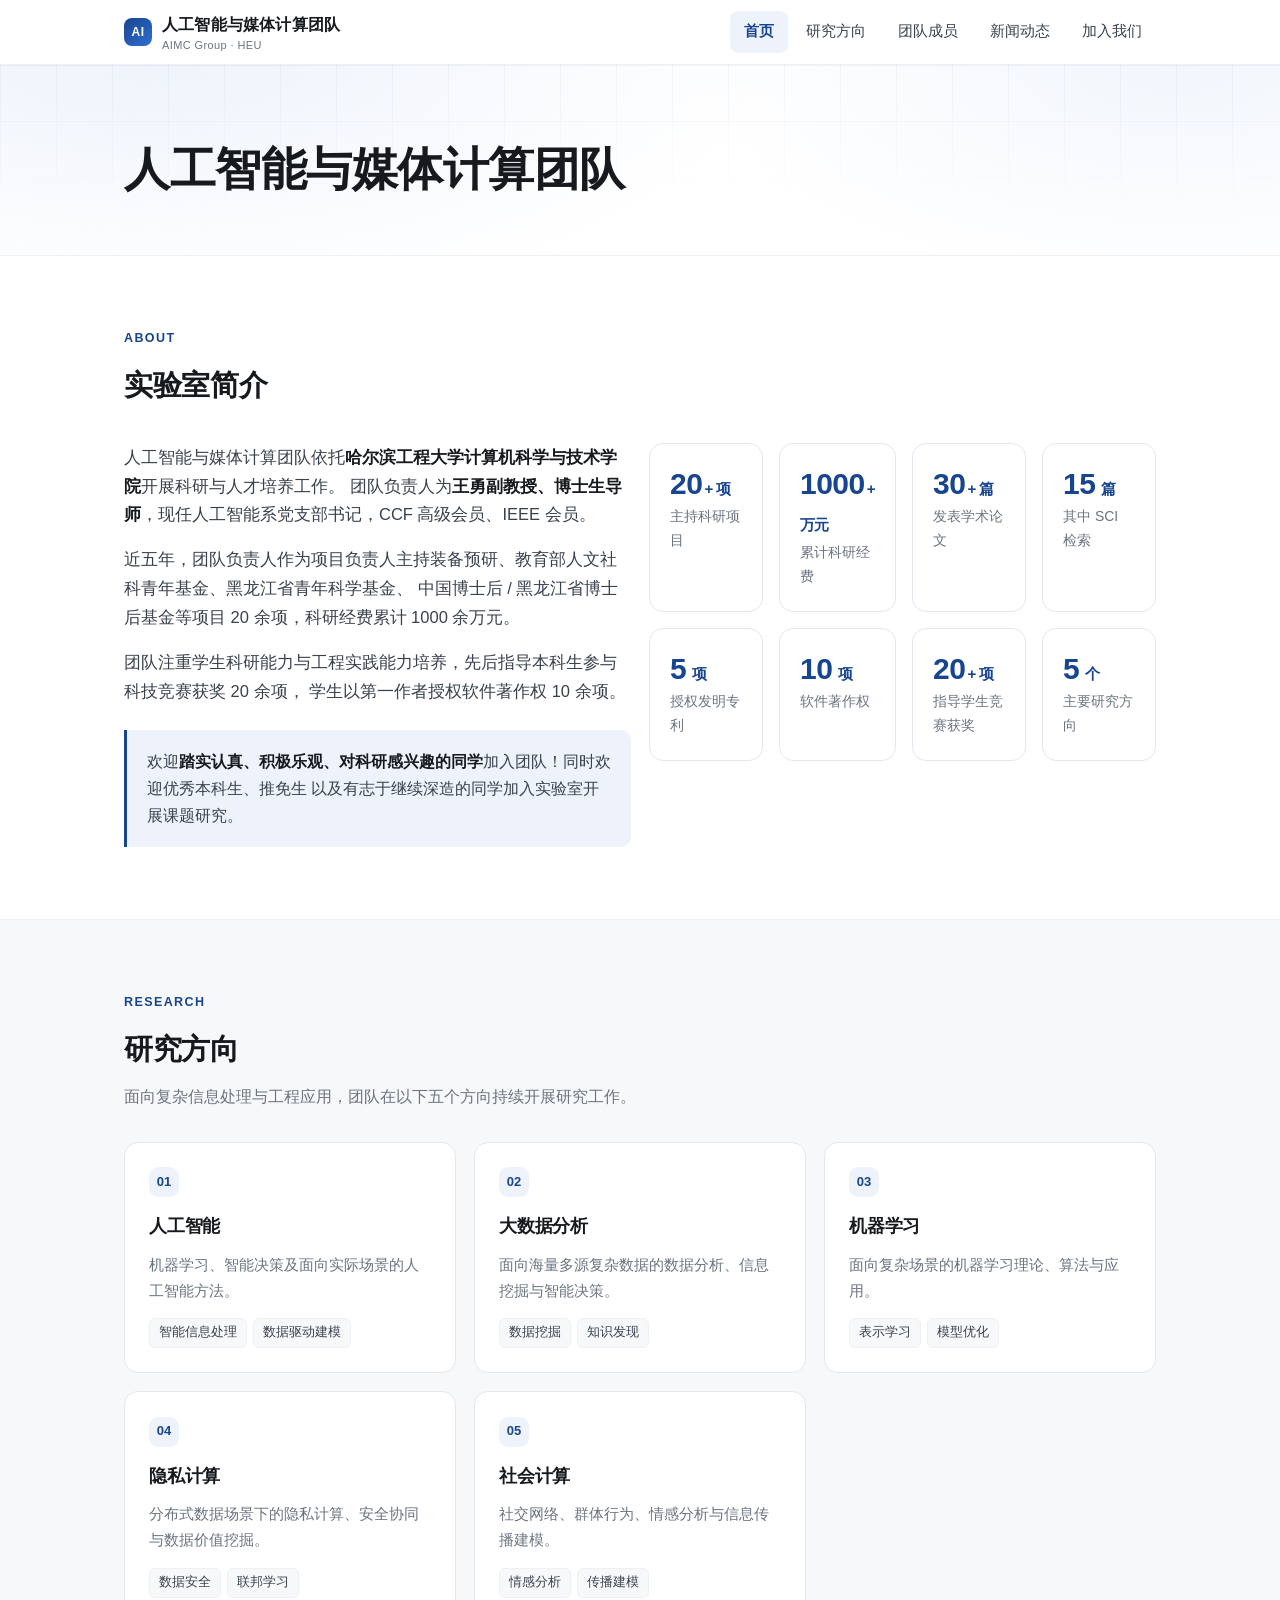
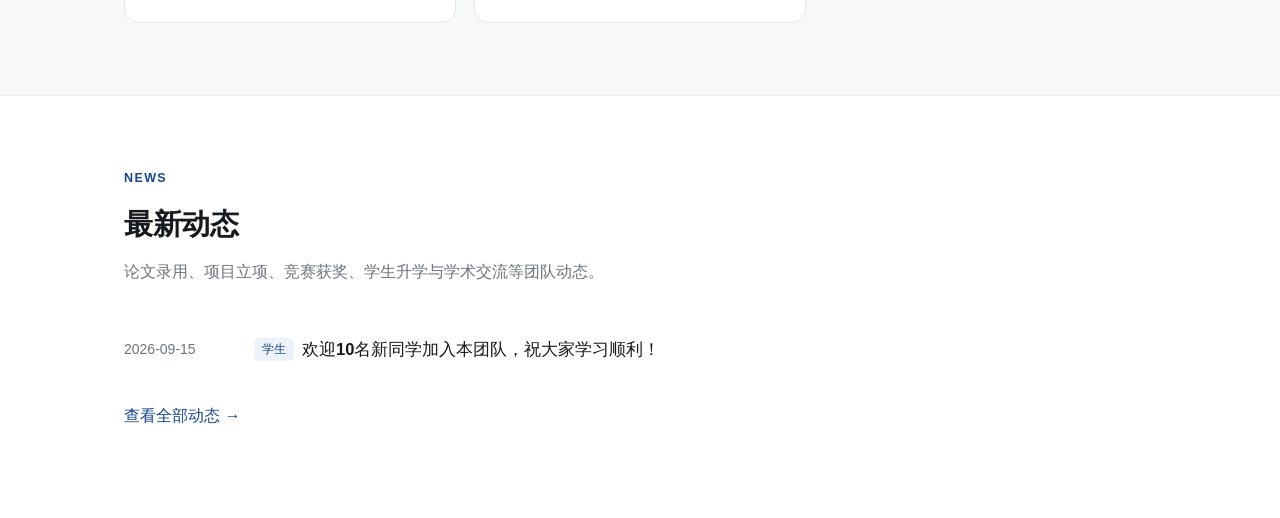
<file: index.html>
<!DOCTYPE html>
<html lang="zh-CN">
<head>
<meta charset="UTF-8">
<meta name="viewport" content="width=device-width, initial-scale=1">
<title>人工智能与媒体计算团队 · AIMC Group @ HEU</title>
<meta name="description" content="哈尔滨工程大学人工智能与媒体计算团队（Artificial Intelligence and Media Computing Group），围绕人工智能、大数据分析、机器学习、隐私计算、社会计算等方向开展科研与人才培养工作。">
<link rel="icon" href="assets/img/favicon.svg" type="image/svg+xml">
<link rel="stylesheet" href="assets/css/style.css">
</head>
<body>

<header class="site-header">
  <div class="wrap">
    <nav class="nav">
      <a class="brand" href="index.html">
        <span class="mark">AI</span>
        <span>人工智能与媒体计算团队<small>AIMC Group · HEU</small></span>
      </a>
      <button class="nav-toggle" aria-label="菜单" aria-expanded="false"><span></span><span></span><span></span></button>
      <div class="nav-links">
        <a href="index.html">首页</a>
        <a href="research.html">研究方向</a>
        <a href="people.html">团队成员</a>
        <a href="news.html">新闻动态</a>
        <a href="join.html">加入我们</a>
      </div>
    </nav>
  </div>
</header>

<!-- ============ Hero ============ -->
<section class="hero" style="padding:56px 0 48px">
  <div class="wrap">
    <h1>人工智能与媒体计算团队</h1>
  </div>
</section>

<!-- ============ 简介 ============ -->
<section class="section">
  <div class="wrap">
    <div class="section-head reveal">
      <span class="kicker">About</span>
      <h2>实验室简介</h2>
    </div>

    <div class="grid grid-2" style="align-items:start">
      <div class="prose reveal">
        <p>
          人工智能与媒体计算团队依托<strong>哈尔滨工程大学计算机科学与技术学院</strong>开展科研与人才培养工作。
          团队负责人为<strong>王勇副教授、博士生导师</strong>，现任人工智能系党支部书记，CCF 高级会员、IEEE 会员。
        </p>
        <p>
          近五年，团队负责人作为项目负责人主持装备预研、教育部人文社科青年基金、黑龙江省青年科学基金、
          中国博士后 / 黑龙江省博士后基金等项目 20 余项，科研经费累计 1000 余万元。
        </p>
        <p>
          团队注重学生科研能力与工程实践能力培养，先后指导本科生参与科技竞赛获奖 20 余项，
          学生以第一作者授权软件著作权 10 余项。
        </p>
        <div class="callout">
          欢迎<strong>踏实认真、积极乐观、对科研感兴趣的同学</strong>加入团队！同时欢迎优秀本科生、推免生
          以及有志于继续深造的同学加入实验室开展课题研究。
        </div>
      </div>

      <div class="stats reveal">
        <div class="stat"><div class="num">20<span>+ 项</span></div><div class="label">主持科研项目</div></div>
        <div class="stat"><div class="num">1000<span>+ 万元</span></div><div class="label">累计科研经费</div></div>
        <div class="stat"><div class="num">30<span>+ 篇</span></div><div class="label">发表学术论文</div></div>
        <div class="stat"><div class="num">15<span> 篇</span></div><div class="label">其中 SCI 检索</div></div>
        <div class="stat"><div class="num">5<span> 项</span></div><div class="label">授权发明专利</div></div>
        <div class="stat"><div class="num">10<span> 项</span></div><div class="label">软件著作权</div></div>
        <div class="stat"><div class="num">20<span>+ 项</span></div><div class="label">指导学生竞赛获奖</div></div>
        <div class="stat"><div class="num">5<span> 个</span></div><div class="label">主要研究方向</div></div>
      </div>
    </div>
  </div>
</section>

<!-- ============ 研究方向 ============ -->
<section class="section soft">
  <div class="wrap">
    <div class="section-head reveal">
      <span class="kicker">Research</span>
      <h2>研究方向</h2>
      <p>面向复杂信息处理与工程应用，团队在以下五个方向持续开展研究工作。</p>
    </div>

    <div class="grid grid-3">
      <a class="card reveal" href="research.html#ai" style="color:inherit">
        <div class="idx">01</div>
        <h3>人工智能</h3>
        <p>机器学习、智能决策及面向实际场景的人工智能方法。</p>
        <div class="tags"><span class="tag">智能信息处理</span><span class="tag">数据驱动建模</span></div>
      </a>
      <a class="card reveal" href="research.html#bigdata" style="color:inherit">
        <div class="idx">02</div>
        <h3>大数据分析</h3>
        <p>面向海量多源复杂数据的数据分析、信息挖掘与智能决策。</p>
        <div class="tags"><span class="tag">数据挖掘</span><span class="tag">知识发现</span></div>
      </a>
      <a class="card reveal" href="research.html#ml" style="color:inherit">
        <div class="idx">03</div>
        <h3>机器学习</h3>
        <p>面向复杂场景的机器学习理论、算法与应用。</p>
        <div class="tags"><span class="tag">表示学习</span><span class="tag">模型优化</span></div>
      </a>
      <a class="card reveal" href="research.html#privacy" style="color:inherit">
        <div class="idx">04</div>
        <h3>隐私计算</h3>
        <p>分布式数据场景下的隐私计算、安全协同与数据价值挖掘。</p>
        <div class="tags"><span class="tag">数据安全</span><span class="tag">联邦学习</span></div>
      </a>
      <a class="card reveal" href="research.html#social" style="color:inherit">
        <div class="idx">05</div>
        <h3>社会计算</h3>
        <p>社交网络、群体行为、情感分析与信息传播建模。</p>
        <div class="tags"><span class="tag">情感分析</span><span class="tag">传播建模</span></div>
      </a>
    </div>
  </div>
</section>

<!-- ============ 最新动态 ============ -->
<section class="section">
  <div class="wrap">
    <div class="section-head reveal">
      <span class="kicker">News</span>
      <h2>最新动态</h2>
      <p>论文录用、项目立项、竞赛获奖、学生升学与学术交流等团队动态。</p>
    </div>
    <div class="news-list reveal" data-limit="5"></div>
    <p style="margin-top:20px"><a href="news.html">查看全部动态 →</a></p>
  </div>
</section>

<script src="assets/js/news.js"></script>
<script src="assets/js/main.js"></script>
</body>
</html>
</file>
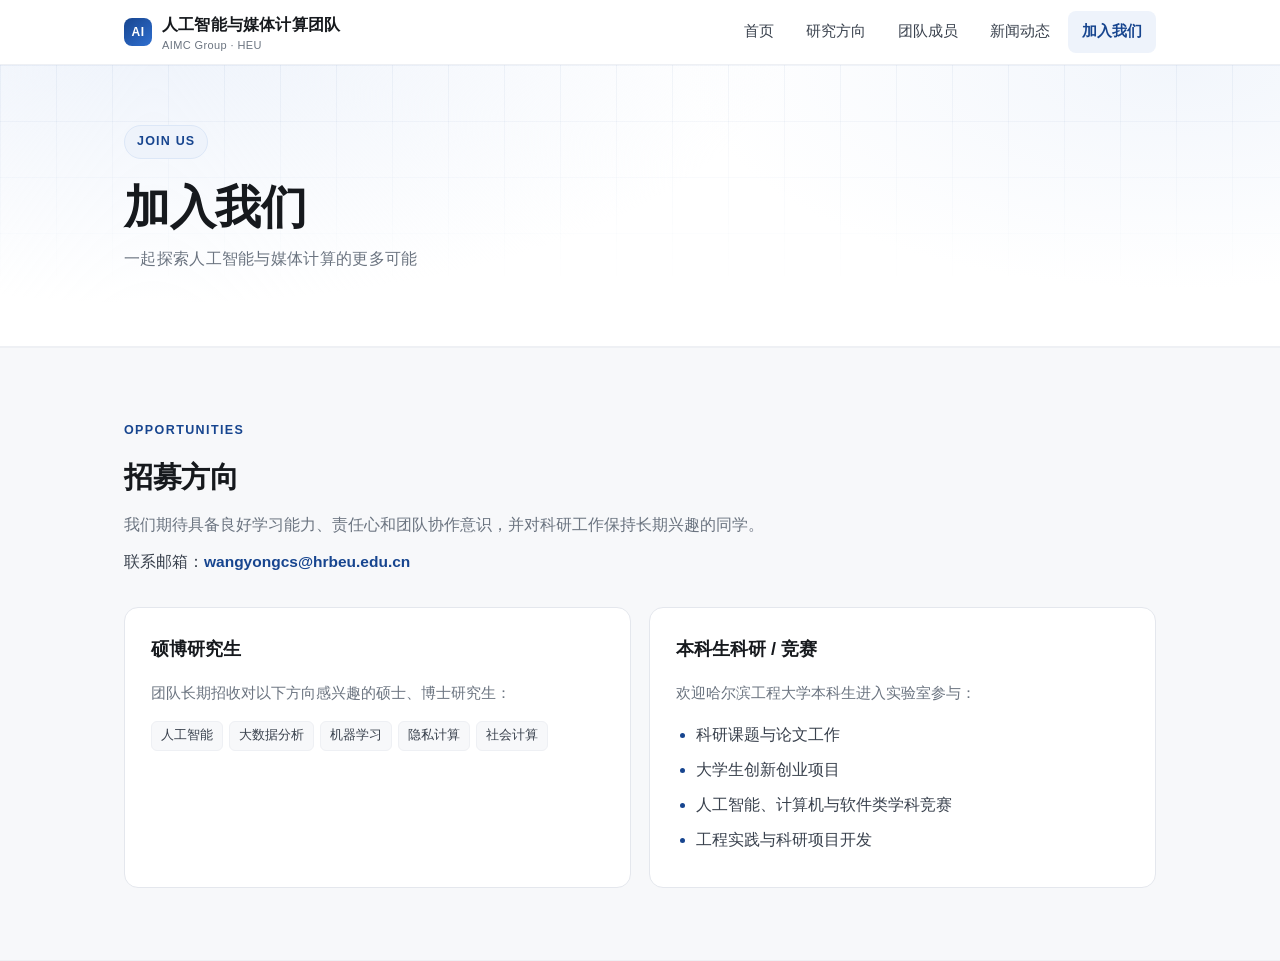
<file: join.html>
<!DOCTYPE html>
<html lang="zh-CN">
<head>
<meta charset="UTF-8">
<meta name="viewport" content="width=device-width, initial-scale=1">
<title>加入我们 · 人工智能与媒体计算团队</title>
<meta name="description" content="加入哈尔滨工程大学人工智能与媒体计算团队，参与人工智能、大数据分析、机器学习、隐私计算和社会计算方向的科研与实践。">
<link rel="icon" href="assets/img/favicon.svg" type="image/svg+xml">
<link rel="stylesheet" href="assets/css/style.css">
</head>
<body>

<header class="site-header">
  <div class="wrap">
    <nav class="nav">
      <a class="brand" href="index.html">
        <span class="mark">AI</span>
        <span>人工智能与媒体计算团队<small>AIMC Group · HEU</small></span>
      </a>
      <button class="nav-toggle" aria-label="菜单" aria-expanded="false"><span></span><span></span><span></span></button>
      <div class="nav-links">
        <a href="index.html">首页</a>
        <a href="research.html">研究方向</a>
        <a href="people.html">团队成员</a>
        <a href="news.html">新闻动态</a>
        <a href="join.html">加入我们</a>
      </div>
    </nav>
  </div>
</header>

<!-- ============ 页首 ============ -->
<section class="hero" style="padding:60px 0 52px">
  <div class="wrap">
    <span class="eyebrow">Join Us</span>
    <h1>加入我们</h1>
    <p class="en">一起探索人工智能与媒体计算的更多可能</p>
  </div>
</section>

<!-- ============ 招募信息 ============ -->
<section class="section soft">
  <div class="wrap">
    <div class="section-head reveal">
      <span class="kicker">Opportunities</span>
      <h2>招募方向</h2>
      <p>我们期待具备良好学习能力、责任心和团队协作意识，并对科研工作保持长期兴趣的同学。</p>
      <p class="join-contact">联系邮箱：<a href="mailto:wangyongcs@hrbeu.edu.cn">wangyongcs@hrbeu.edu.cn</a></p>
    </div>

    <div class="join-grid">
      <div class="join-card reveal">
        <h3>硕博研究生</h3>
        <p style="color:var(--muted);font-size:15px;margin-bottom:14px">团队长期招收对以下方向感兴趣的硕士、博士研究生：</p>
        <div class="tags">
          <span class="tag">人工智能</span><span class="tag">大数据分析</span><span class="tag">机器学习</span>
          <span class="tag">隐私计算</span><span class="tag">社会计算</span>
        </div>
      </div>

      <div class="join-card reveal">
        <h3>本科生科研 / 竞赛</h3>
        <p style="color:var(--muted);font-size:15px;margin-bottom:14px">欢迎哈尔滨工程大学本科生进入实验室参与：</p>
        <ul class="bullets">
          <li>科研课题与论文工作</li>
          <li>大学生创新创业项目</li>
          <li>人工智能、计算机与软件类学科竞赛</li>
          <li>工程实践与科研项目开发</li>
        </ul>
      </div>
    </div>
  </div>
</section>

<script src="assets/js/main.js"></script>
</body>
</html>
</file>
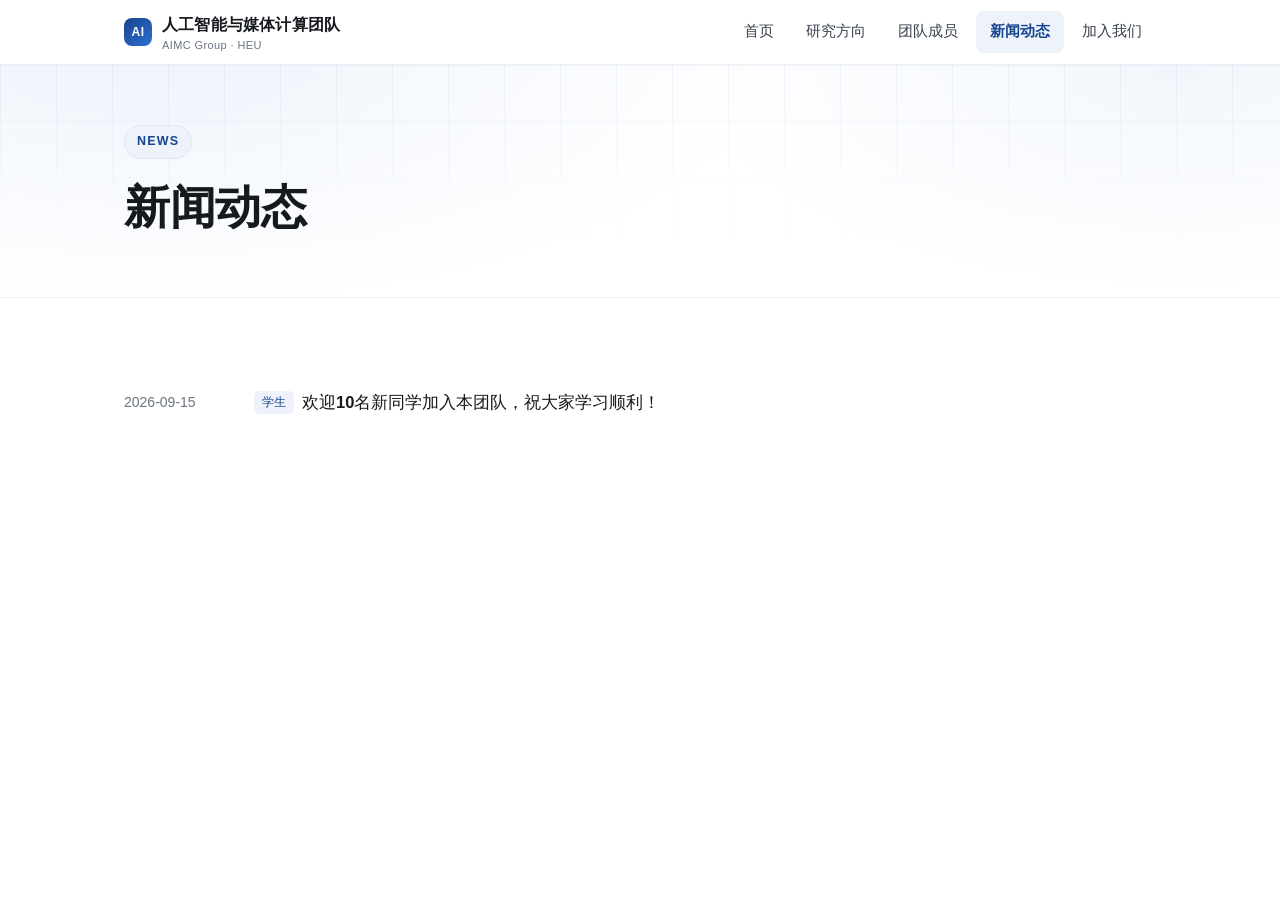
<file: news.html>
<!DOCTYPE html>
<html lang="zh-CN">
<head>
<meta charset="UTF-8">
<meta name="viewport" content="width=device-width, initial-scale=1">
<title>新闻动态 · 人工智能与媒体计算团队</title>
<meta name="description" content="人工智能与媒体计算团队的新闻动态：论文录用、项目立项、竞赛获奖、学生升学与学术交流。">
<link rel="icon" href="assets/img/favicon.svg" type="image/svg+xml">
<link rel="stylesheet" href="assets/css/style.css">
</head>
<body>

<header class="site-header">
  <div class="wrap">
    <nav class="nav">
      <a class="brand" href="index.html">
        <span class="mark">AI</span>
        <span>人工智能与媒体计算团队<small>AIMC Group · HEU</small></span>
      </a>
      <button class="nav-toggle" aria-label="菜单" aria-expanded="false"><span></span><span></span><span></span></button>
      <div class="nav-links">
        <a href="index.html">首页</a>
        <a href="research.html">研究方向</a>
        <a href="people.html">团队成员</a>
        <a href="news.html">新闻动态</a>
        <a href="join.html">加入我们</a>
      </div>
    </nav>
  </div>
</header>

<!-- ============ 页首 ============ -->
<section class="hero" style="padding:60px 0 52px">
  <div class="wrap">
    <span class="eyebrow">News</span>
    <h1>新闻动态</h1>
  </div>
</section>

<!-- ============ 动态列表 ============ -->
<section class="section">
  <div class="wrap">
    <div class="news-list reveal"></div>
  </div>
</section>

<script src="assets/js/news.js"></script>
<script src="assets/js/main.js"></script>
</body>
</html>
</file>
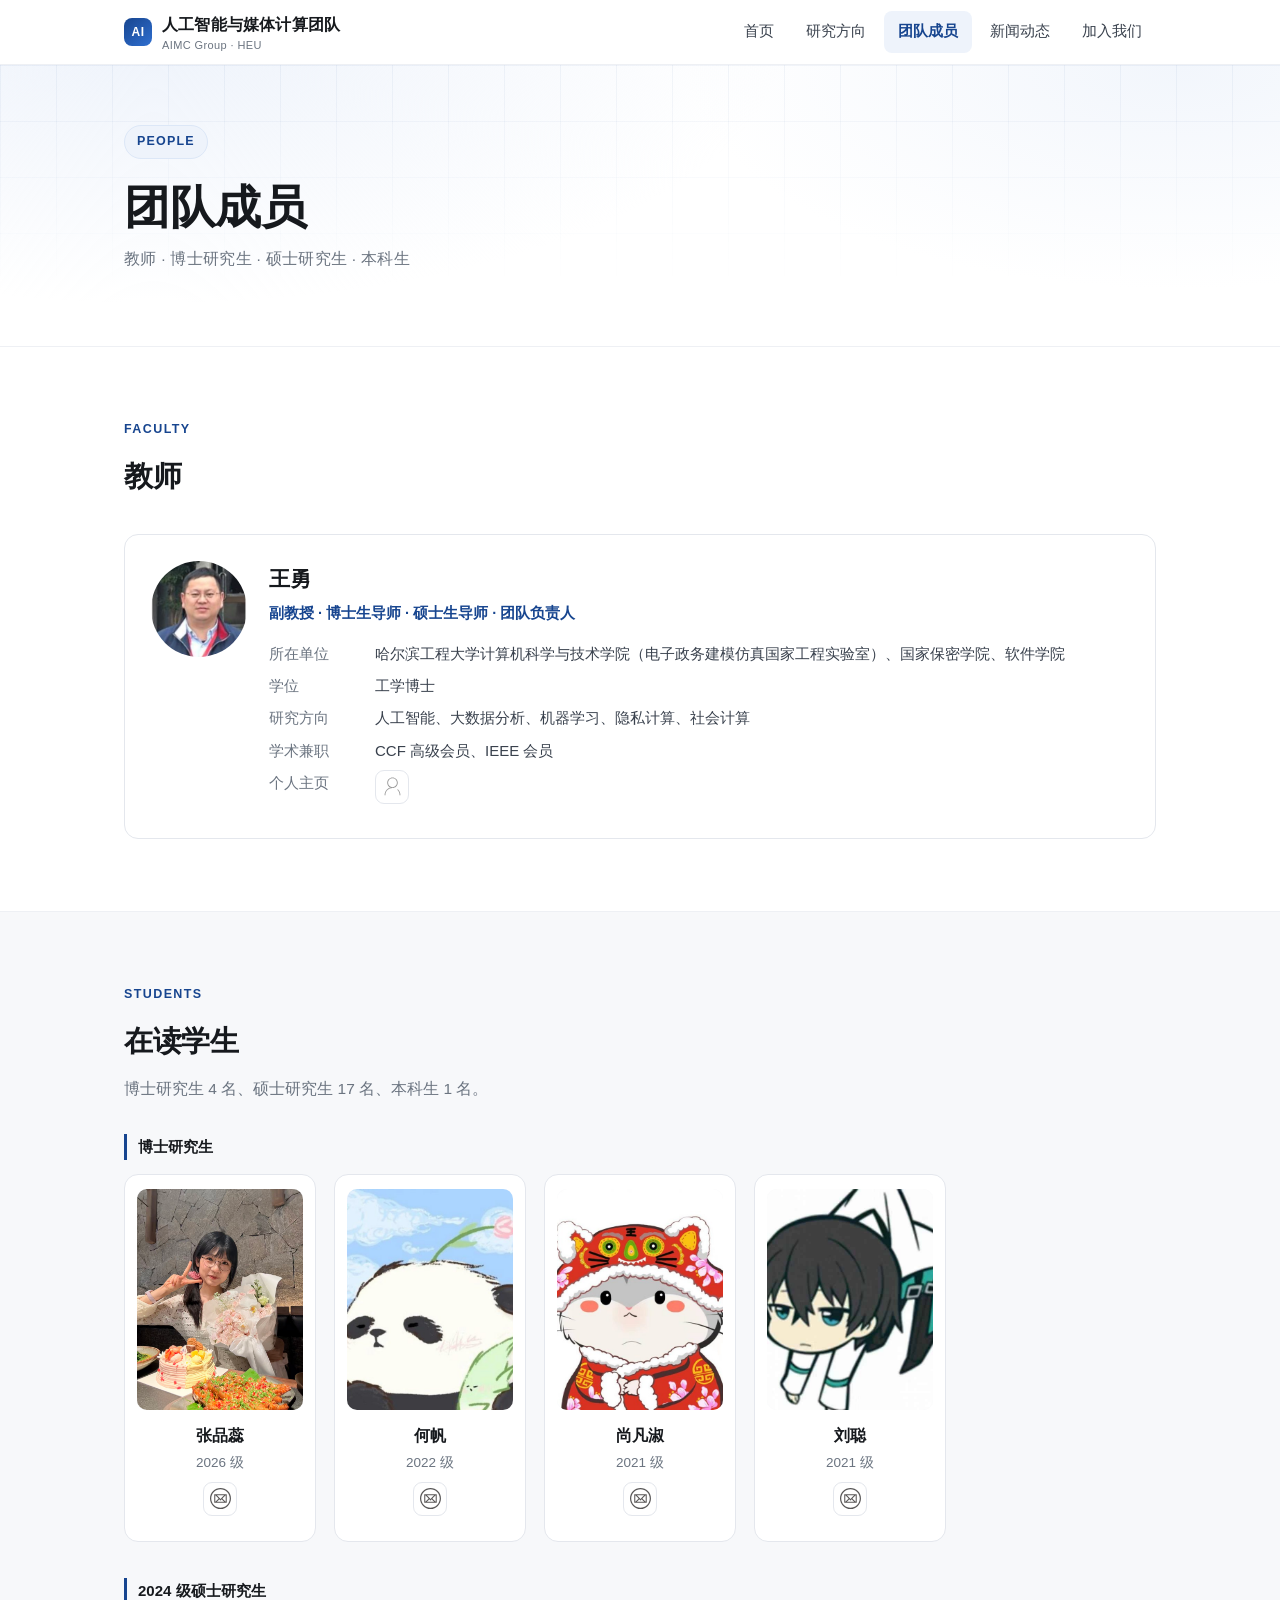
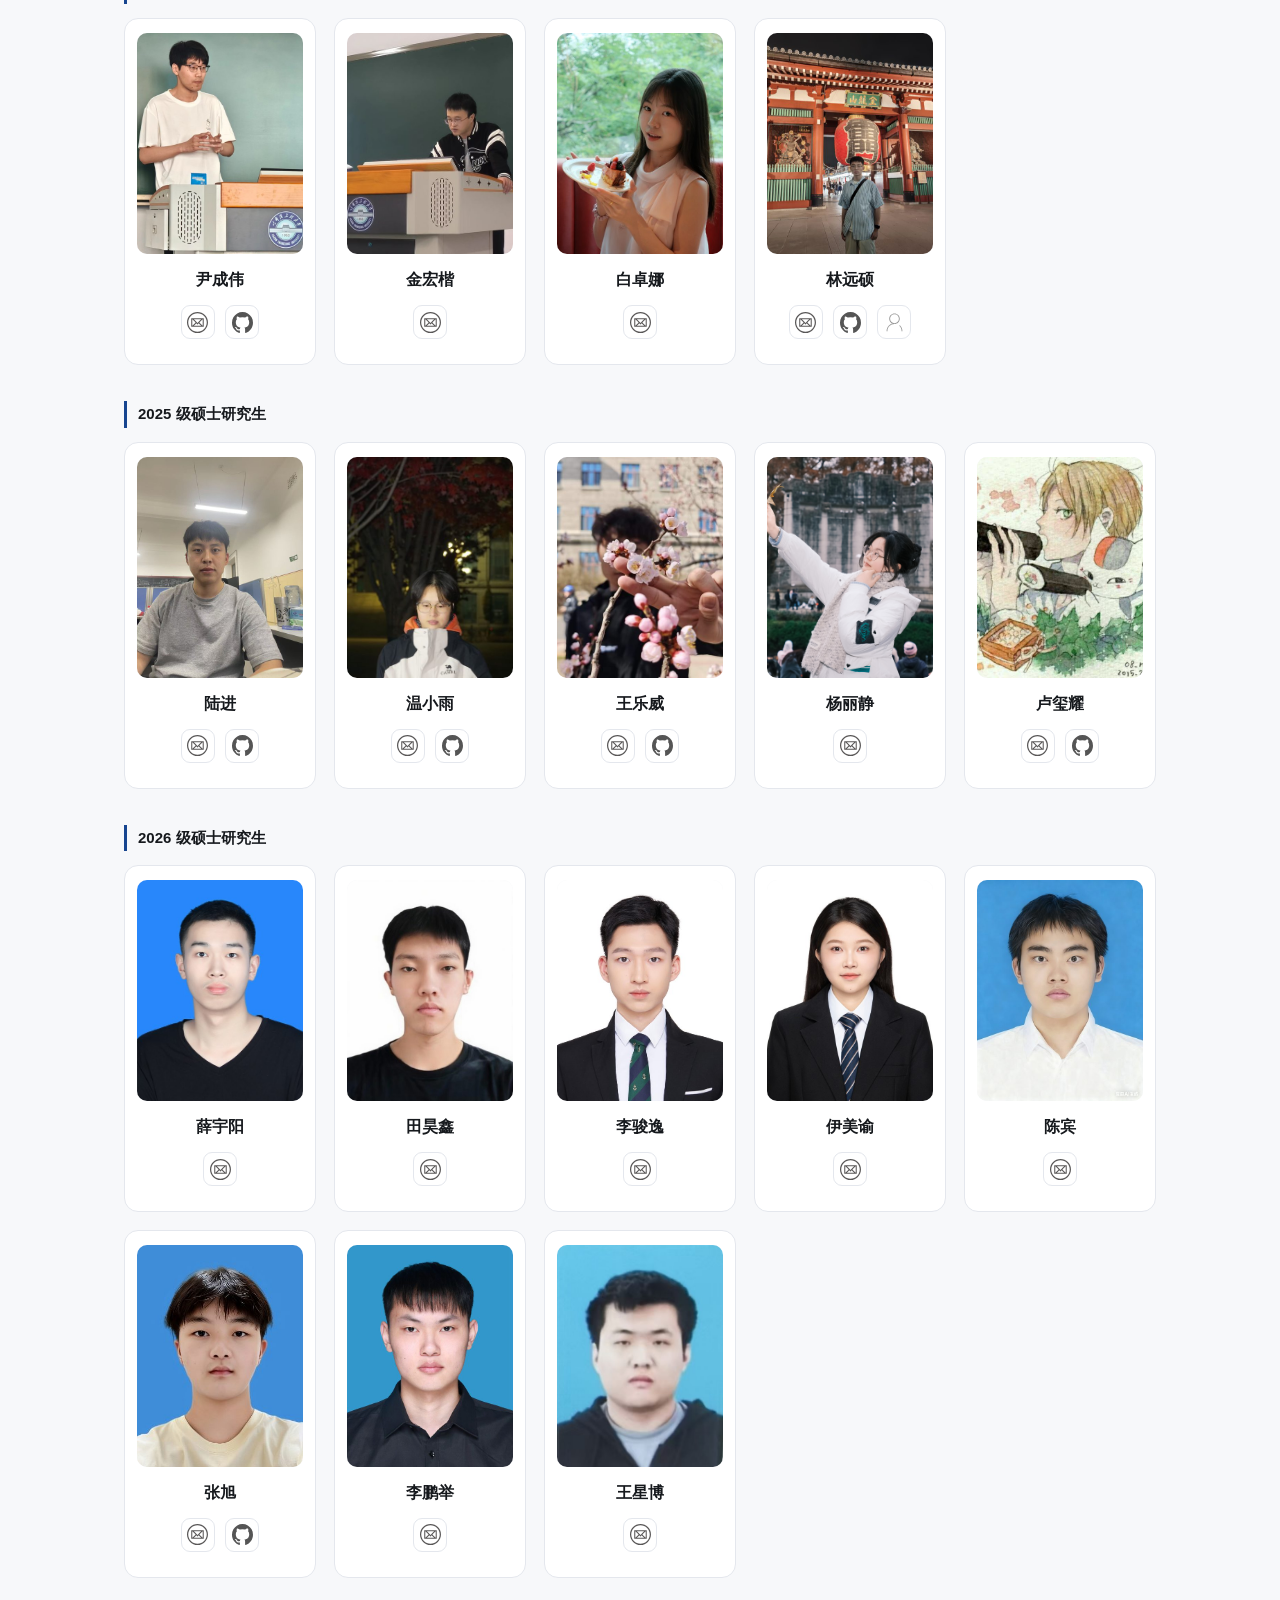
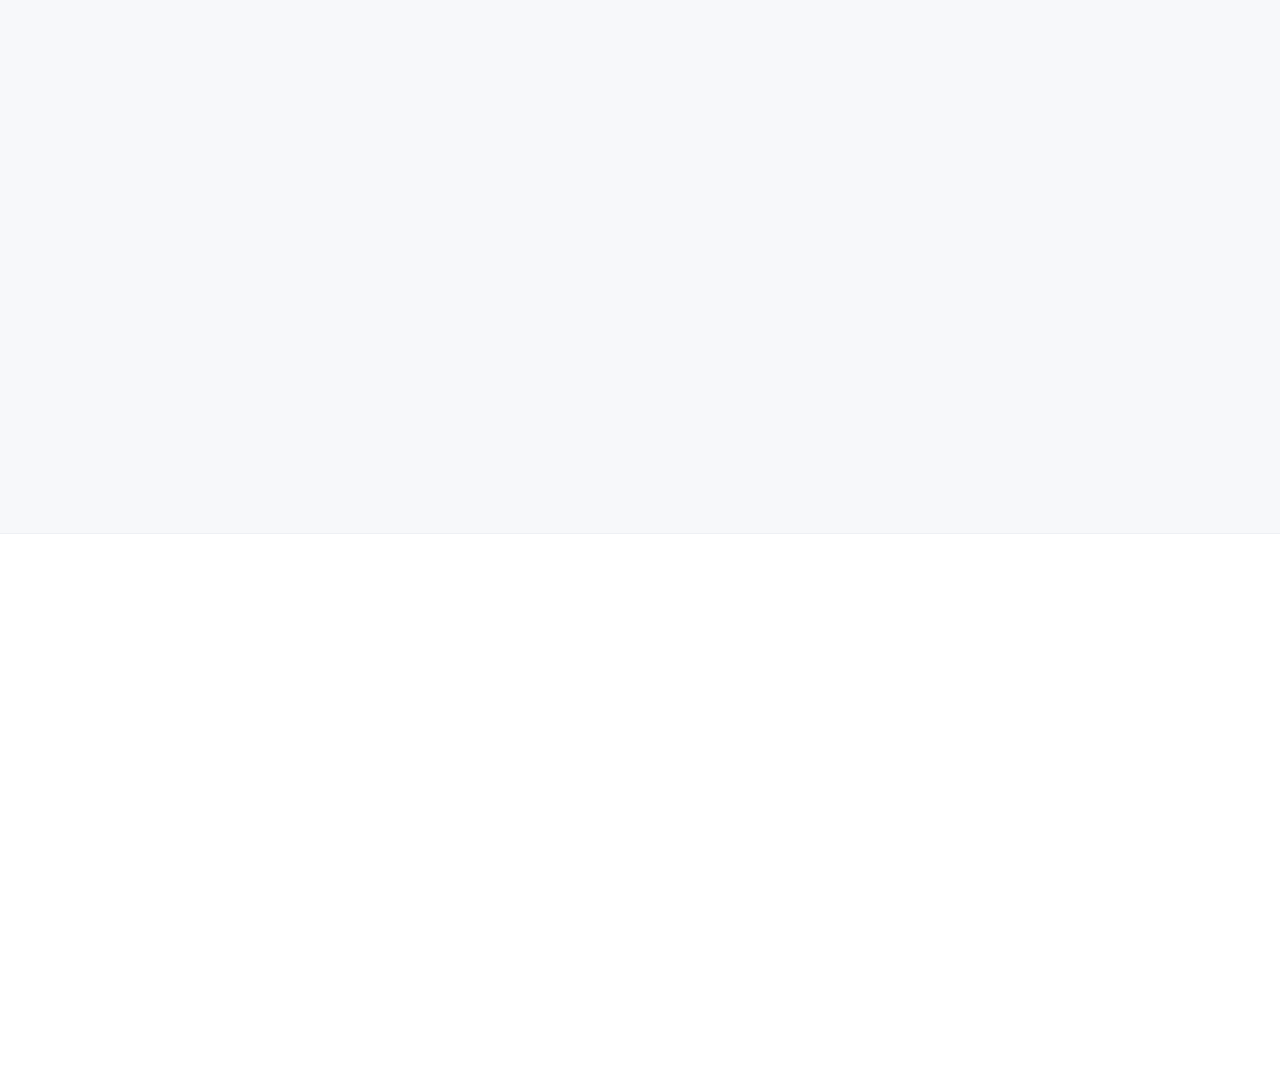
<file: people.html>
<!DOCTYPE html>
<html lang="zh-CN">
<head>
<meta charset="UTF-8">
<meta name="viewport" content="width=device-width, initial-scale=1">
<title>团队成员 · 人工智能与媒体计算团队</title>
<meta name="description" content="人工智能与媒体计算团队指导教师与在读学生（博士、硕士、本科）信息。">
<link rel="icon" href="assets/img/favicon.svg" type="image/svg+xml">
<link rel="stylesheet" href="assets/css/style.css">
</head>
<body>

<header class="site-header">
  <div class="wrap">
    <nav class="nav">
      <a class="brand" href="index.html">
        <span class="mark">AI</span>
        <span>人工智能与媒体计算团队<small>AIMC Group · HEU</small></span>
      </a>
      <button class="nav-toggle" aria-label="菜单" aria-expanded="false"><span></span><span></span><span></span></button>
      <div class="nav-links">
        <a href="index.html">首页</a>
        <a href="research.html">研究方向</a>
        <a href="people.html">团队成员</a>
        <a href="news.html">新闻动态</a>
        <a href="join.html">加入我们</a>
      </div>
    </nav>
  </div>
</header>

<!-- ============ 页首 ============ -->
<section class="hero" style="padding:60px 0 52px">
  <div class="wrap">
    <span class="eyebrow">People</span>
    <h1>团队成员</h1>
    <p class="en">教师 · 博士研究生 · 硕士研究生 · 本科生</p>
  </div>
</section>

<!-- ============ 教师 ============ -->
<section class="section">
  <div class="wrap">
    <div class="section-head reveal">
      <span class="kicker">Faculty</span>
      <h2>教师</h2>
    </div>

    <div class="person reveal">
      <div class="avatar"><img src="assets/img/people/wangyong.jpg" alt="王勇"></div>
      <div>
        <h3>王勇</h3>
        <div class="role">副教授 · 博士生导师 · 硕士生导师 · 团队负责人</div>
        <dl>
          <dt>所在单位</dt><dd>哈尔滨工程大学计算机科学与技术学院（电子政务建模仿真国家工程实验室）、国家保密学院、软件学院</dd>
          <dt>学位</dt><dd>工学博士</dd>
          <dt>研究方向</dt><dd>人工智能、大数据分析、机器学习、隐私计算、社会计算</dd>
          <dt>学术兼职</dt><dd>CCF 高级会员、IEEE 会员</dd>
          <dt>个人主页</dt>
          <dd>
            <a class="profile-icon-link" href="https://faculty.hrbeu.edu.cn/wangyong/zh_CN/index/71417/list/index.htm" target="_blank" rel="noopener" aria-label="王勇个人网站" title="个人网站">
              <img src="assets/img/icons/website.svg" alt="">
            </a>
          </dd>
        </dl>
      </div>
    </div>
  </div>
</section>

<!-- ============ 在读学生 ============ -->
<section class="section soft">
  <div class="wrap">
    <div class="section-head reveal">
      <span class="kicker">Students</span>
      <h2>在读学生</h2>
      <p>博士研究生 4 名、硕士研究生 17 名、本科生 1 名。</p>
    </div>

    <!-- 博士研究生 -->
    <div class="reveal" style="margin-bottom:36px">
      <p class="group-title">博士研究生</p>
      <div class="members">
        <article class="member">
          <div class="member-photo"><img src="assets/img/people/zhangpinrui.jpg" alt="张品蕊" loading="lazy"></div>
          <h4>张品蕊</h4>
          <p class="member-year">2026 级</p>
          <a class="m-mail" href="mailto:3213806743@qq.com" aria-label="给张品蕊发送邮件" title="3213806743@qq.com">3213806743@qq.com</a>
        </article>

        <article class="member">
          <div class="member-photo"><img src="assets/img/people/hefan.jpg" alt="何帆" loading="lazy"></div>
          <h4>何帆</h4>
          <p class="member-year">2022 级</p>
          <a class="m-mail" href="mailto:hefans@hrbeu.edu.cn" aria-label="给何帆发送邮件" title="hefans@hrbeu.edu.cn">hefans@hrbeu.edu.cn</a>
        </article>

        <article class="member">
          <div class="member-photo"><img src="assets/img/people/shangfanshu.jpg" alt="尚凡淑" loading="lazy"></div>
          <h4>尚凡淑</h4>
          <p class="member-year">2021 级</p>
          <a class="m-mail" href="mailto:hgcsfs@hrbeu.edu.cn" aria-label="给尚凡淑发送邮件" title="hgcsfs@hrbeu.edu.cn">hgcsfs@hrbeu.edu.cn</a>
        </article>

        <article class="member">
          <div class="member-photo"><img src="assets/img/people/liucong.jpg" alt="刘聪" loading="lazy"></div>
          <h4>刘聪</h4>
          <p class="member-year">2021 级</p>
          <a class="m-mail" href="mailto:liu_cong@hrbeu.edu.cn" aria-label="给刘聪发送邮件" title="liu_cong@hrbeu.edu.cn">liu_cong@hrbeu.edu.cn</a>
        </article>
      </div>
    </div>

    <!-- 2024 级硕士研究生 -->
    <div class="reveal" style="margin-bottom:36px">
      <p class="group-title">2024 级硕士研究生</p>
      <div class="members">
        <article class="member">
          <div class="member-photo"><img src="assets/img/people/yinchengwei.jpg" alt="尹成伟" loading="lazy"></div>
          <h4>尹成伟</h4>
          <a class="m-mail" href="mailto:771915854@qq.com">771915854@qq.com</a>
          <a class="m-gh" href="https://github.com/onlysgl" target="_blank" rel="noopener">GitHub ↗</a>
        </article>

        <article class="member">
          <div class="member-photo"><img src="assets/img/people/jinhongkai.jpg?v=20260916" alt="金宏楷" loading="lazy"></div>
          <h4>金宏楷</h4>
          <a class="m-mail" href="mailto:1607381830@qq.com">1607381830@qq.com</a>
        </article>

        <article class="member">
          <div class="member-photo"><img src="assets/img/people/baizhuona.jpg" alt="白卓娜" loading="lazy"></div>
          <h4>白卓娜</h4>
          <a class="m-mail" href="mailto:3011610039@qq.com">3011610039@qq.com</a>
        </article>

        <article class="member">
          <div class="member-photo"><img src="assets/img/people/linyuanshuo.jpg" alt="林远硕" loading="lazy"></div>
          <h4>林远硕</h4>
          <a class="m-mail" href="mailto:linys@hrbeu.edu.cn">linys@hrbeu.edu.cn</a>
          <a class="m-gh" href="https://github.com/0Antique" target="_blank" rel="noopener">GitHub ↗</a>
          <a class="m-site" href="https://0antique.github.io" target="_blank" rel="noopener">个人网站 ↗</a>
        </article>
      </div>
    </div>

    <!-- 2025 级硕士研究生 -->
    <div class="reveal" style="margin-bottom:36px">
      <p class="group-title">2025 级硕士研究生</p>
      <div class="members">
        <article class="member">
          <div class="member-photo"><img src="assets/img/people/lujin.jpg?v=20260916" alt="陆进" loading="lazy"></div>
          <h4>陆进</h4>
          <a class="m-mail" href="mailto:1578983552@qq.com">1578983552@qq.com</a>
          <a class="m-gh" href="https://github.com/1578983552-stack" target="_blank" rel="noopener">GitHub ↗</a>
        </article>

        <article class="member">
          <div class="member-photo"><img src="assets/img/people/wenxiaoyu.jpg" alt="温小雨" loading="lazy"></div>
          <h4>温小雨</h4>
          <a class="m-mail" href="mailto:2353914807@qq.com">2353914807@qq.com</a>
          <a class="m-gh" href="https://github.com/xiaoyuwen-wen" target="_blank" rel="noopener">GitHub ↗</a>
        </article>

        <article class="member">
          <div class="member-photo"><img src="assets/img/people/wanglewei.jpg?v=20260916" alt="王乐威" loading="lazy"></div>
          <h4>王乐威</h4>
          <a class="m-mail" href="mailto:3415997905@qq.com">3415997905@qq.com</a>
          <a class="m-gh" href="https://github.com/eatqiaolezi" target="_blank" rel="noopener">GitHub ↗</a>
        </article>

        <article class="member">
          <div class="member-photo"><img src="assets/img/people/yanglijing.jpg" alt="杨丽静" loading="lazy"></div>
          <h4>杨丽静</h4>
          <a class="m-mail" href="mailto:2646208003@qq.com">2646208003@qq.com</a>
        </article>

        <article class="member">
          <div class="member-photo"><img src="assets/img/people/luxiyao.jpg" alt="卢玺耀" loading="lazy"></div>
          <h4>卢玺耀</h4>
          <a class="m-mail" href="mailto:2802251553@qq.com">2802251553@qq.com</a>
          <a class="m-gh" href="https://github.com/taylor-sdjjdfhriqj" target="_blank" rel="noopener">GitHub ↗</a>
        </article>
      </div>
    </div>

    <!-- 2026 级硕士研究生 -->
    <div class="reveal" style="margin-bottom:36px">
      <p class="group-title">2026 级硕士研究生</p>
      <div class="members">
        <article class="member">
          <div class="member-photo"><img src="assets/img/people/xueyuyang.jpg" alt="薛宇阳" loading="lazy"></div>
          <h4>薛宇阳</h4>
          <a class="m-mail" href="mailto:2594829054@qq.com">2594829054@qq.com</a>
        </article>

        <article class="member">
          <div class="member-photo"><img src="assets/img/people/tianhaoxin.jpg" alt="田昊鑫" loading="lazy"></div>
          <h4>田昊鑫</h4>
          <a class="m-mail" href="mailto:2917967684@qq.com">2917967684@qq.com</a>
        </article>

        <article class="member">
          <div class="member-photo"><img src="assets/img/people/lijunyi.jpg" alt="李骏逸" loading="lazy"></div>
          <h4>李骏逸</h4>
          <a class="m-mail" href="mailto:1844436135@qq.com">1844436135@qq.com</a>
        </article>

        <article class="member">
          <div class="member-photo"><img src="assets/img/people/yimeiyu.jpg" alt="伊美谕" loading="lazy"></div>
          <h4>伊美谕</h4>
          <a class="m-mail" href="mailto:1336566895@qq.com">1336566895@qq.com</a>
        </article>

        <article class="member">
          <div class="member-photo"><img src="assets/img/people/chenbin.jpg" alt="陈宾" loading="lazy"></div>
          <h4>陈宾</h4>
          <a class="m-mail" href="mailto:2557924861@qq.com">2557924861@qq.com</a>
        </article>

        <article class="member">
          <div class="member-photo"><img src="assets/img/people/zhangxu.jpg" alt="张旭" loading="lazy"></div>
          <h4>张旭</h4>
          <a class="m-mail" href="mailto:17838721084@163.com">17838721084@163.com</a>
          <a class="m-gh" href="https://github.com/sudaqing" target="_blank" rel="noopener">GitHub ↗</a>
        </article>

        <article class="member">
          <div class="member-photo"><img src="assets/img/people/lipengju.jpg" alt="李鹏举" loading="lazy"></div>
          <h4>李鹏举</h4>
          <a class="m-mail" href="mailto:1665688092@qq.com">1665688092@qq.com</a>
        </article>

        <article class="member">
          <div class="member-photo"><img src="assets/img/people/wangxingbo.jpg" alt="王星博" loading="lazy"></div>
          <h4>王星博</h4>
          <a class="m-mail" href="mailto:1805437269@qq.com">1805437269@qq.com</a>
        </article>
      </div>
    </div>

    <!-- 本科生 -->
    <div class="reveal">
      <p class="group-title">本科生</p>
      <div class="members">
        <article class="member">
          <div class="member-photo"><img src="assets/img/people/tangbowen.jpg" alt="唐博文" loading="lazy"></div>
          <h4>唐博文</h4>
          <a class="m-mail" href="mailto:tbw205@qq.com">tbw205@qq.com</a>
          <a class="m-gh" href="https://github.com/hhfhsis" target="_blank" rel="noopener">GitHub ↗</a>
        </article>
      </div>
      <p style="margin-top:18px;color:var(--muted);font-size:15px">
        欢迎哈尔滨工程大学本科生进入实验室参与科研项目、创新实践和学科竞赛。
      </p>
    </div>
  </div>
</section>

<!-- ============ 课题组相册 ============ -->
<section class="section">
  <div class="wrap">
    <div class="section-head reveal">
      <span class="kicker">Gallery</span>
      <h2>课题组相册</h2>
    </div>

    <div class="album-grid">
      <figure class="album-card reveal">
        <a class="album-photo" href="assets/img/album/welcome-2026.jpg?v=20260916-2" target="_blank" rel="noopener" aria-label="查看26年欢迎新成员聚餐大图">
          <img src="assets/img/album/welcome-2026.jpg?v=20260916-2" alt="26年欢迎新成员聚餐课题组合影" loading="lazy" decoding="async">
        </a>
        <figcaption class="album-caption">
          <h3>26年欢迎新成员聚餐</h3>
          <p>2026.09 · 哈尔滨</p>
        </figcaption>
      </figure>

      <figure class="album-card reveal">
        <a class="album-photo" href="assets/img/album/competition-wuhan-2026.jpg" target="_blank" rel="noopener" aria-label="查看计算机应用技术大赛决赛课题组合影大图">
          <img src="assets/img/album/competition-wuhan-2026.jpg" alt="计算机应用技术大赛决赛课题组合影" loading="lazy" decoding="async">
        </a>
        <figcaption class="album-caption">
          <h3>计算机应用技术大赛决赛课题组合影</h3>
          <p>2026.08 · 武汉东湖</p>
        </figcaption>
      </figure>

      <figure class="album-card reveal">
        <a class="album-photo" href="assets/img/album/group-2025-12.jpg" target="_blank" rel="noopener" aria-label="查看25年12月合影大图">
          <img src="assets/img/album/group-2025-12.jpg" alt="25年12月课题组合影" loading="lazy" decoding="async">
        </a>
        <figcaption class="album-caption">
          <h3>25年12月合影</h3>
          <p>2025.12 · 哈尔滨</p>
        </figcaption>
      </figure>
    </div>
  </div>
</section>

<script src="assets/js/main.js"></script>
</body>
</html>
</file>
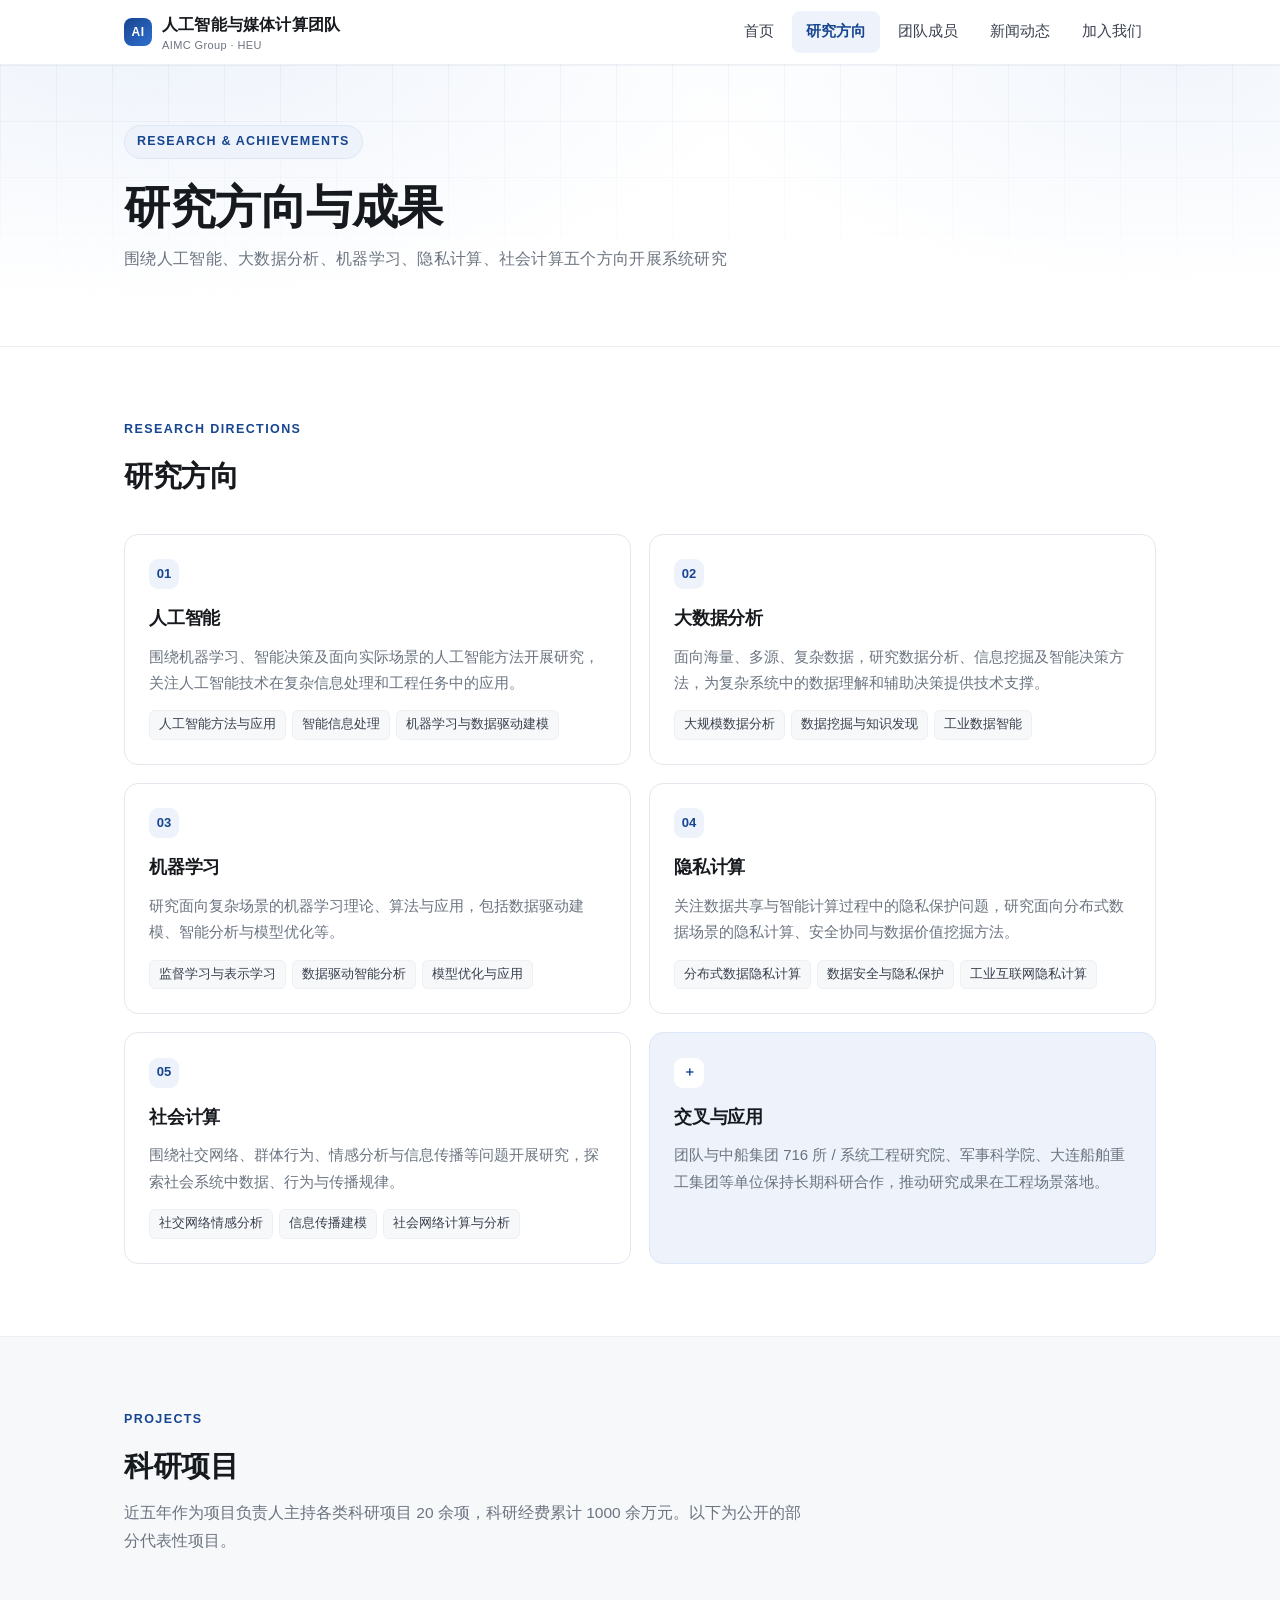
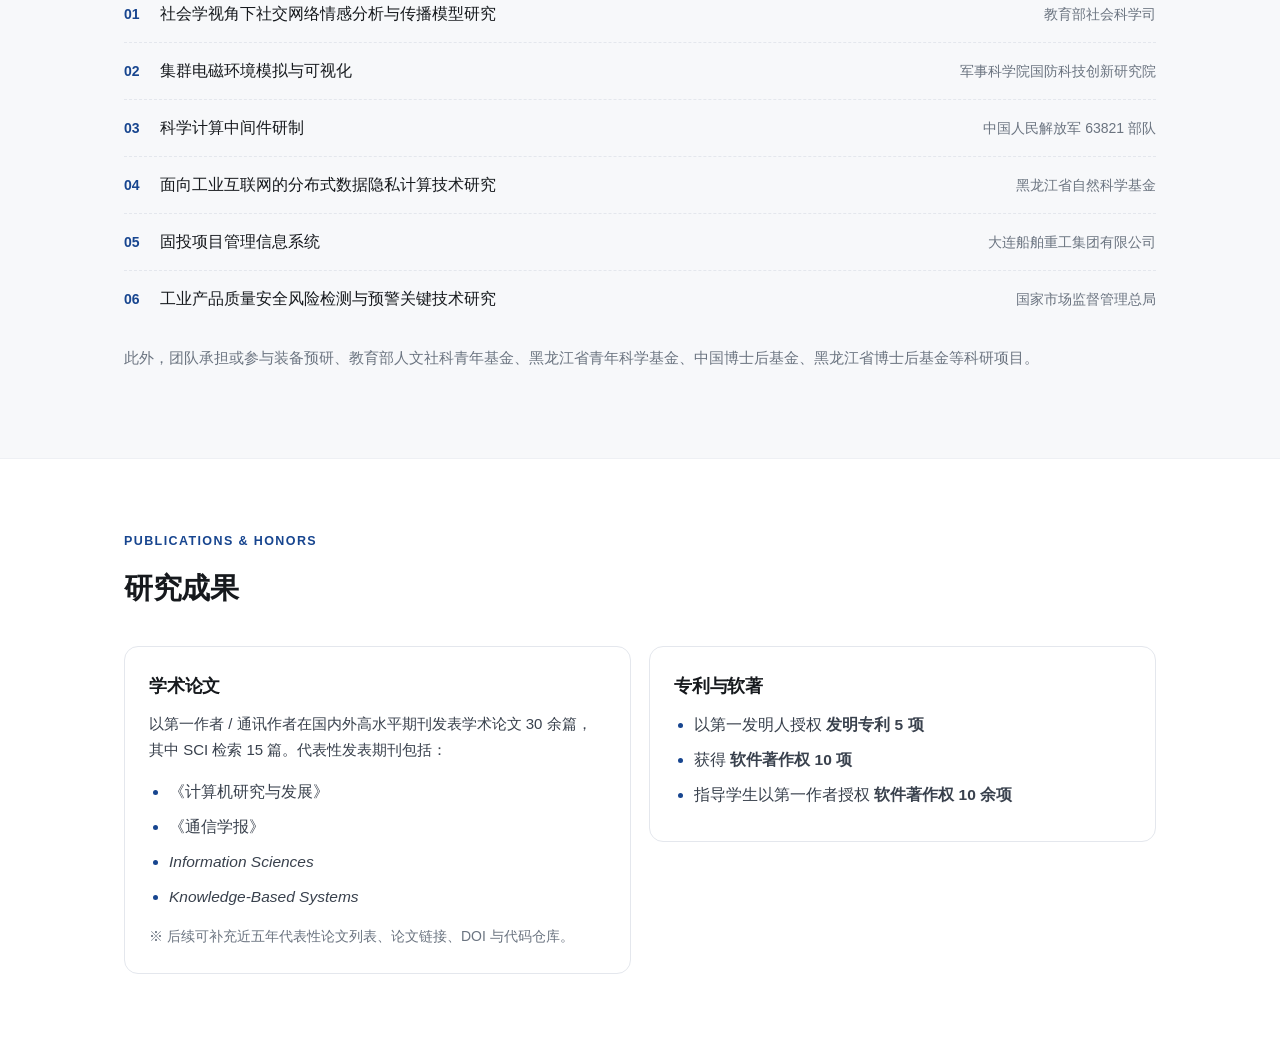
<file: research.html>
<!DOCTYPE html>
<html lang="zh-CN">
<head>
<meta charset="UTF-8">
<meta name="viewport" content="width=device-width, initial-scale=1">
<title>研究方向与成果 · 人工智能与媒体计算团队</title>
<meta name="description" content="人工智能与媒体计算团队的研究方向、科研项目、学术论文与专利软著。">
<link rel="icon" href="assets/img/favicon.svg" type="image/svg+xml">
<link rel="stylesheet" href="assets/css/style.css">
</head>
<body>

<header class="site-header">
  <div class="wrap">
    <nav class="nav">
      <a class="brand" href="index.html">
        <span class="mark">AI</span>
        <span>人工智能与媒体计算团队<small>AIMC Group · HEU</small></span>
      </a>
      <button class="nav-toggle" aria-label="菜单" aria-expanded="false"><span></span><span></span><span></span></button>
      <div class="nav-links">
        <a href="index.html">首页</a>
        <a href="research.html">研究方向</a>
        <a href="people.html">团队成员</a>
        <a href="news.html">新闻动态</a>
        <a href="join.html">加入我们</a>
      </div>
    </nav>
  </div>
</header>

<!-- ============ 页首 ============ -->
<section class="hero" style="padding:60px 0 52px">
  <div class="wrap">
    <span class="eyebrow">Research &amp; Achievements</span>
    <h1>研究方向与成果</h1>
    <p class="en">围绕人工智能、大数据分析、机器学习、隐私计算、社会计算五个方向开展系统研究</p>
  </div>
</section>

<!-- ============ 研究方向 ============ -->
<section class="section">
  <div class="wrap">
    <div class="section-head reveal">
      <span class="kicker">Research Directions</span>
      <h2>研究方向</h2>
    </div>

    <div class="grid grid-2">
      <div class="card reveal" id="ai">
        <div class="idx">01</div>
        <h3>人工智能</h3>
        <p>围绕机器学习、智能决策及面向实际场景的人工智能方法开展研究，关注人工智能技术在复杂信息处理和工程任务中的应用。</p>
        <div class="tags">
          <span class="tag">人工智能方法与应用</span><span class="tag">智能信息处理</span><span class="tag">机器学习与数据驱动建模</span>
        </div>
      </div>

      <div class="card reveal" id="bigdata">
        <div class="idx">02</div>
        <h3>大数据分析</h3>
        <p>面向海量、多源、复杂数据，研究数据分析、信息挖掘及智能决策方法，为复杂系统中的数据理解和辅助决策提供技术支撑。</p>
        <div class="tags">
          <span class="tag">大规模数据分析</span><span class="tag">数据挖掘与知识发现</span><span class="tag">工业数据智能</span>
        </div>
      </div>

      <div class="card reveal" id="ml">
        <div class="idx">03</div>
        <h3>机器学习</h3>
        <p>研究面向复杂场景的机器学习理论、算法与应用，包括数据驱动建模、智能分析与模型优化等。</p>
        <div class="tags">
          <span class="tag">监督学习与表示学习</span><span class="tag">数据驱动智能分析</span><span class="tag">模型优化与应用</span>
        </div>
      </div>

      <div class="card reveal" id="privacy">
        <div class="idx">04</div>
        <h3>隐私计算</h3>
        <p>关注数据共享与智能计算过程中的隐私保护问题，研究面向分布式数据场景的隐私计算、安全协同与数据价值挖掘方法。</p>
        <div class="tags">
          <span class="tag">分布式数据隐私计算</span><span class="tag">数据安全与隐私保护</span><span class="tag">工业互联网隐私计算</span>
        </div>
      </div>

      <div class="card reveal" id="social">
        <div class="idx">05</div>
        <h3>社会计算</h3>
        <p>围绕社交网络、群体行为、情感分析与信息传播等问题开展研究，探索社会系统中数据、行为与传播规律。</p>
        <div class="tags">
          <span class="tag">社交网络情感分析</span><span class="tag">信息传播建模</span><span class="tag">社会网络计算与分析</span>
        </div>
      </div>

      <div class="card reveal" style="background:var(--accent-soft);border-color:#dce7f7">
        <div class="idx" style="background:#fff">＋</div>
        <h3>交叉与应用</h3>
        <p>团队与中船集团 716 所 / 系统工程研究院、军事科学院、大连船舶重工集团等单位保持长期科研合作，推动研究成果在工程场景落地。</p>
      </div>
    </div>
  </div>
</section>

<!-- ============ 科研项目 ============ -->
<section class="section soft">
  <div class="wrap">
    <div class="section-head reveal">
      <span class="kicker">Projects</span>
      <h2>科研项目</h2>
      <p>近五年作为项目负责人主持各类科研项目 20 余项，科研经费累计 1000 余万元。以下为公开的部分代表性项目。</p>
    </div>

    <ul class="list reveal">
      <li><span class="n">01</span><span class="t">社会学视角下社交网络情感分析与传播模型研究</span><span class="src">教育部社会科学司</span></li>
      <li><span class="n">02</span><span class="t">集群电磁环境模拟与可视化</span><span class="src">军事科学院国防科技创新研究院</span></li>
      <li><span class="n">03</span><span class="t">科学计算中间件研制</span><span class="src">中国人民解放军 63821 部队</span></li>
      <li><span class="n">04</span><span class="t">面向工业互联网的分布式数据隐私计算技术研究</span><span class="src">黑龙江省自然科学基金</span></li>
      <li><span class="n">05</span><span class="t">固投项目管理信息系统</span><span class="src">大连船舶重工集团有限公司</span></li>
      <li><span class="n">06</span><span class="t">工业产品质量安全风险检测与预警关键技术研究</span><span class="src">国家市场监督管理总局</span></li>
    </ul>

    <p style="margin-top:18px;color:var(--muted);font-size:15px">
      此外，团队承担或参与装备预研、教育部人文社科青年基金、黑龙江省青年科学基金、中国博士后基金、黑龙江省博士后基金等科研项目。
    </p>
  </div>
</section>

<!-- ============ 研究成果 ============ -->
<section class="section">
  <div class="wrap">
    <div class="section-head reveal">
      <span class="kicker">Publications &amp; Honors</span>
      <h2>研究成果</h2>
    </div>

    <div class="grid grid-2" style="align-items:start">

      <div class="card reveal">
        <h3>学术论文</h3>
        <p style="color:var(--ink-2)">以第一作者 / 通讯作者在国内外高水平期刊发表学术论文 30 余篇，其中 SCI 检索 15 篇。代表性发表期刊包括：</p>
        <ul class="bullets">
          <li>《计算机研究与发展》</li>
          <li>《通信学报》</li>
          <li><em>Information Sciences</em></li>
          <li><em>Knowledge-Based Systems</em></li>
        </ul>
        <p style="color:var(--muted);font-size:14px;margin:14px 0 0">
          ※ 后续可补充近五年代表性论文列表、论文链接、DOI 与代码仓库。
        </p>
      </div>

      <div class="card reveal">
        <h3>专利与软著</h3>
        <ul class="bullets">
          <li>以第一发明人授权 <strong>发明专利 5 项</strong></li>
          <li>获得 <strong>软件著作权 10 项</strong></li>
          <li>指导学生以第一作者授权 <strong>软件著作权 10 余项</strong></li>
        </ul>
      </div>

    </div>
  </div>
</section>

<script src="assets/js/main.js"></script>
</body>
</html>
</file>
<file: assets/css/style.css>
/* ============================================================
   AIMC Lab @ HEU — 静态主页样式
   设计原则：浅色、留白、单一强调色、无框架依赖
   ============================================================ */

:root {
  --ink: #16191d;
  --ink-2: #39414d;
  --muted: #6b7480;
  --line: #e4e7ed;
  --line-soft: #eef0f4;
  --bg: #ffffff;
  --bg-soft: #f7f8fa;
  --accent: #17458f;
  --accent-2: #2f6fd0;
  --accent-soft: #eef3fb;
  --radius: 14px;
  --radius-sm: 10px;
  --maxw: 1080px;
  --shadow: 0 1px 2px rgba(16, 24, 40, .04), 0 10px 30px rgba(16, 24, 40, .06);
  --shadow-hover: 0 2px 4px rgba(16, 24, 40, .05), 0 18px 44px rgba(16, 24, 40, .10);
}

* { box-sizing: border-box; }

html { scroll-behavior: smooth; scroll-padding-top: 84px; }

body {
  margin: 0;
  background: var(--bg);
  color: var(--ink);
  font-family: -apple-system, BlinkMacSystemFont, "Segoe UI", "Helvetica Neue",
               "PingFang SC", "Hiragino Sans GB", "Microsoft YaHei", "Source Han Sans SC", sans-serif;
  font-size: 16px;
  line-height: 1.75;
  -webkit-font-smoothing: antialiased;
  text-rendering: optimizeLegibility;
}

a { color: var(--accent); text-decoration: none; }
a:hover { color: var(--accent-2); }

img { max-width: 100%; display: block; }

.wrap {
  width: 100%;
  max-width: var(--maxw);
  margin: 0 auto;
  padding: 0 24px;
}

/* ---------- 顶部导航 ---------- */
.site-header {
  position: sticky;
  top: 0;
  z-index: 100;
  background: rgba(255, 255, 255, .88);
  backdrop-filter: saturate(180%) blur(12px);
  -webkit-backdrop-filter: saturate(180%) blur(12px);
  border-bottom: 1px solid var(--line-soft);
}

.nav {
  display: flex;
  align-items: center;
  justify-content: space-between;
  height: 64px;
  gap: 24px;
}

.brand {
  display: flex;
  align-items: center;
  gap: 10px;
  color: var(--ink);
  font-weight: 700;
  letter-spacing: .2px;
  white-space: nowrap;
}

.brand .mark {
  width: 28px;
  height: 28px;
  border-radius: 8px;
  background: linear-gradient(140deg, var(--accent), var(--accent-2));
  color: #fff;
  font-size: 12px;
  font-weight: 700;
  display: grid;
  place-items: center;
  letter-spacing: .5px;
}

.brand small {
  display: block;
  font-size: 11px;
  font-weight: 500;
  color: var(--muted);
  letter-spacing: .4px;
  line-height: 1.2;
}

.nav-links { display: flex; align-items: center; gap: 4px; }

.nav-links a {
  padding: 8px 14px;
  border-radius: 8px;
  font-size: 14.5px;
  color: var(--ink-2);
  transition: background .18s ease, color .18s ease;
}

.nav-links a:hover { background: var(--bg-soft); color: var(--ink); }
.nav-links a.active { color: var(--accent); background: var(--accent-soft); font-weight: 600; }

.nav-toggle {
  display: none;
  width: 40px;
  height: 40px;
  border: 1px solid var(--line);
  border-radius: 10px;
  background: #fff;
  cursor: pointer;
  padding: 0;
}
.nav-toggle span {
  display: block;
  width: 18px;
  height: 1.5px;
  background: var(--ink);
  margin: 4px auto;
  transition: .2s;
}

/* ---------- Hero ---------- */
.hero {
  position: relative;
  overflow: hidden;
  padding: 88px 0 76px;
  background:
    radial-gradient(900px 380px at 12% -10%, #eef3fb 0%, rgba(238,243,251,0) 70%),
    radial-gradient(700px 320px at 92% 0%, #f2f6fc 0%, rgba(242,246,252,0) 70%);
  border-bottom: 1px solid var(--line-soft);
}

.hero::before {
  content: "";
  position: absolute;
  inset: 0;
  background-image:
    linear-gradient(to right, rgba(23,69,143,.05) 1px, transparent 1px),
    linear-gradient(to bottom, rgba(23,69,143,.05) 1px, transparent 1px);
  background-size: 56px 56px;
  mask-image: linear-gradient(to bottom, #000 0%, transparent 78%);
  -webkit-mask-image: linear-gradient(to bottom, #000 0%, transparent 78%);
  pointer-events: none;
}

.hero .wrap { position: relative; }

.eyebrow {
  display: inline-flex;
  align-items: center;
  gap: 8px;
  font-size: 12.5px;
  font-weight: 600;
  letter-spacing: 1.2px;
  text-transform: uppercase;
  color: var(--accent);
  background: var(--accent-soft);
  border: 1px solid #dce7f7;
  padding: 5px 12px;
  border-radius: 999px;
}

.hero h1 {
  margin: 20px 0 10px;
  font-size: clamp(30px, 4.4vw, 46px);
  line-height: 1.22;
  letter-spacing: -.5px;
  font-weight: 750;
}

.hero .en {
  margin: 0 0 22px;
  font-size: 15.5px;
  color: var(--muted);
  letter-spacing: .3px;
}

.hero .lead {
  max-width: 720px;
  margin: 0 0 30px;
  font-size: 17px;
  color: var(--ink-2);
}

.btn-row { display: flex; flex-wrap: wrap; gap: 12px; }

.btn {
  display: inline-flex;
  align-items: center;
  gap: 8px;
  padding: 11px 22px;
  border-radius: 999px;
  font-size: 15px;
  font-weight: 600;
  border: 1px solid transparent;
  transition: transform .16s ease, box-shadow .16s ease, background .16s ease;
}

.btn-primary { background: var(--accent); color: #fff; box-shadow: 0 6px 18px rgba(23,69,143,.22); }
.btn-primary:hover { background: #123a77; color: #fff; transform: translateY(-1px); }

.btn-ghost { background: #fff; color: var(--ink); border-color: var(--line); }
.btn-ghost:hover { border-color: #c9d3e2; color: var(--ink); transform: translateY(-1px); }

/* ---------- 通用区块 ---------- */
.section { padding: 72px 0; }
.section.soft { background: var(--bg-soft); border-top: 1px solid var(--line-soft); border-bottom: 1px solid var(--line-soft); }

.section-head { margin-bottom: 32px; }
.section-head h2 {
  margin: 0 0 8px;
  font-size: clamp(23px, 2.6vw, 29px);
  letter-spacing: -.3px;
  font-weight: 700;
}
.section-head p { margin: 0; color: var(--muted); font-size: 15.5px; max-width: 680px; }

.kicker {
  display: block;
  font-size: 12.5px;
  font-weight: 650;
  letter-spacing: 1.4px;
  text-transform: uppercase;
  color: var(--accent);
  margin-bottom: 10px;
}

/* ---------- 数据卡片 ---------- */
.stats {
  display: grid;
  grid-template-columns: repeat(4, 1fr);
  gap: 16px;
}
.stat {
  background: #fff;
  border: 1px solid var(--line);
  border-radius: var(--radius);
  padding: 22px 20px;
}
.stat .num { font-size: 30px; font-weight: 750; letter-spacing: -.5px; color: var(--accent); line-height: 1.2; }
.stat .num span { font-size: 15px; font-weight: 600; margin-left: 2px; }
.stat .label { font-size: 14px; color: var(--muted); margin-top: 2px; }

/* ---------- 正文排版 ---------- */
.prose { max-width: 780px; }
.prose p { margin: 0 0 16px; color: var(--ink-2); font-size: 16.5px; }
.prose p:last-child { margin-bottom: 0; }
.prose strong { color: var(--ink); }

.callout {
  margin-top: 24px;
  padding: 18px 20px;
  background: var(--accent-soft);
  border-left: 3px solid var(--accent);
  border-radius: 0 var(--radius-sm) var(--radius-sm) 0;
  font-size: 15.5px;
  color: var(--ink-2);
}

/* ---------- 卡片网格 ---------- */
.grid { display: grid; gap: 18px; }
.grid-3 { grid-template-columns: repeat(3, 1fr); }
.grid-2 { grid-template-columns: repeat(2, 1fr); }

.card {
  background: #fff;
  border: 1px solid var(--line);
  border-radius: var(--radius);
  padding: 24px;
  transition: transform .2s ease, box-shadow .2s ease, border-color .2s ease;
}
.card:hover { transform: translateY(-3px); box-shadow: var(--shadow-hover); border-color: #d6dde9; }
.card h3 { margin: 0 0 10px; font-size: 17.5px; font-weight: 680; letter-spacing: -.2px; }
.card p { margin: 0 0 14px; font-size: 15px; color: var(--muted); }
.card .idx {
  display: inline-grid;
  place-items: center;
  width: 30px; height: 30px;
  border-radius: 9px;
  background: var(--accent-soft);
  color: var(--accent);
  font-size: 13px; font-weight: 700;
  margin-bottom: 14px;
}

.tags { display: flex; flex-wrap: wrap; gap: 6px; }
.tag {
  font-size: 12.5px;
  color: var(--ink-2);
  background: var(--bg-soft);
  border: 1px solid var(--line-soft);
  border-radius: 6px;
  padding: 3px 9px;
}

/* ---------- 列表 ---------- */
.list { list-style: none; margin: 0; padding: 0; }
.list li {
  padding: 14px 0;
  border-bottom: 1px dashed var(--line);
  display: flex;
  gap: 14px;
  align-items: baseline;
}
.list li:last-child { border-bottom: none; }
.list .src { color: var(--muted); font-size: 14px; margin-left: auto; white-space: nowrap; }
.list .n { color: var(--accent); font-weight: 700; font-size: 14px; min-width: 22px; }
.list .t { font-size: 16px; color: var(--ink); font-weight: 550; }

.bullets { margin: 0; padding-left: 20px; color: var(--ink-2); }
.bullets li { margin-bottom: 8px; font-size: 15.5px; }
.bullets li::marker { color: var(--accent); }

/* ---------- 新闻 ---------- */
.news-item {
  display: grid;
  grid-template-columns: 110px 1fr;
  gap: 20px;
  padding: 18px 0;
  border-bottom: 1px dashed var(--line);
}
.news-item:last-child { border-bottom: none; }
.news-date { font-size: 14px; color: var(--muted); font-variant-numeric: tabular-nums; padding-top: 2px; }
.news-title { font-size: 16.5px; color: var(--ink); font-weight: 550; }
.news-title:hover { color: var(--accent); }
.news-tag {
  display: inline-block;
  font-size: 12px;
  color: var(--accent);
  background: var(--accent-soft);
  border-radius: 5px;
  padding: 1px 8px;
  margin-right: 8px;
  vertical-align: 2px;
}

.empty { color: var(--muted); font-size: 15px; font-style: normal; }

/* ---------- 人员 ---------- */
.person {
  display: grid;
  grid-template-columns: 96px 1fr;
  gap: 22px;
  align-items: start;
  background: #fff;
  border: 1px solid var(--line);
  border-radius: var(--radius);
  padding: 26px;
}
.avatar {
  width: 96px; height: 96px;
  border-radius: 50%;
  overflow: hidden;
  background: linear-gradient(140deg, var(--accent), var(--accent-2));
  color: #fff;
  display: grid; place-items: center;
  font-size: 30px; font-weight: 700;
  letter-spacing: 1px;
}
.avatar img { width: 100%; height: 100%; object-fit: cover; }
.person h3 { margin: 0 0 4px; font-size: 21px; font-weight: 700; }
.person .role { color: var(--accent); font-size: 14.5px; font-weight: 600; margin-bottom: 14px; }
.person dl { display: grid; grid-template-columns: 92px 1fr; gap: 6px 14px; margin: 0; font-size: 15px; }
.person dt { color: var(--muted); }
.person dd { margin: 0; color: var(--ink-2); }

/* ---------- 成员网格 ---------- */
.members {
  display: grid;
  grid-template-columns: repeat(auto-fill, minmax(158px, 1fr));
  gap: 18px;
}

.member {
  background: #fff;
  border: 1px solid var(--line);
  border-radius: var(--radius);
  padding: 14px 12px 16px;
  text-align: center;
  transition: transform .2s ease, box-shadow .2s ease, border-color .2s ease;
}
.member:hover { transform: translateY(-3px); box-shadow: var(--shadow-hover); border-color: #d6dde9; }

.member-photo {
  width: 100%;
  aspect-ratio: 3 / 4;
  border-radius: 10px;
  overflow: hidden;
  background: var(--bg-soft);
  margin-bottom: 12px;
}
.member-photo img {
  width: 100%;
  height: 100%;
  object-fit: cover;
  object-position: center 20%;
}

.member h4 { margin: 0 0 3px; font-size: 16px; font-weight: 650; letter-spacing: .2px; }
.member-year {
  margin: 0;
  color: var(--muted);
  font-size: 13.5px;
  line-height: 1.5;
}
.member .m-mail,
.member .m-gh,
.member .m-site,
.profile-icon-link {
  display: inline-block;
  width: 34px;
  height: 34px;
  overflow: hidden;
  border: 1px solid var(--line);
  border-radius: 9px;
  background-color: #fff;
  background-position: center;
  background-repeat: no-repeat;
  background-size: 21px 21px;
  text-indent: -9999px;
  white-space: nowrap;
  transition: transform .18s ease, background-color .18s ease, border-color .18s ease;
}
.member .m-mail,
.member .m-gh,
.member .m-site { margin: 8px 3px 0; }
.member .m-mail { background-image: url("../img/icons/mail.svg"); }
.member .m-gh { background-image: url("../img/icons/github.svg"); }
.member .m-site,
.profile-icon-link { background-image: url("../img/icons/website.svg"); }
.member .m-mail:hover,
.member .m-gh:hover,
.member .m-site:hover,
.profile-icon-link:hover {
  transform: translateY(-2px);
  background-color: var(--accent-soft);
  border-color: #c5d4ec;
}
.profile-icon-link img { display: none; }

.group-title {
  font-size: 15px;
  font-weight: 700;
  color: var(--ink);
  margin: 0 0 14px;
  padding-left: 11px;
  border-left: 3px solid var(--accent);
}

.placeholder {
  background: #fff;
  border: 1px dashed #d3dae5;
  border-radius: var(--radius);
  padding: 20px 22px;
  color: var(--muted);
  font-size: 15px;
}

/* ---------- 加入我们 ---------- */
.join-grid { display: grid; grid-template-columns: repeat(2, 1fr); gap: 18px; }
.join-card {
  background: #fff;
  border: 1px solid var(--line);
  border-radius: var(--radius);
  padding: 26px;
}
.join-card h3 { margin: 0 0 12px; font-size: 18px; font-weight: 680; }
.section-head .join-contact { margin-top: 10px; color: var(--ink-2); }
.join-contact a { color: var(--accent); font-weight: 650; }

/* ---------- 课题组相册 ---------- */
.album-grid {
  display: grid;
  grid-template-columns: repeat(3, minmax(0, 1fr));
  gap: 20px;
}
.album-card {
  margin: 0;
  overflow: hidden;
  background: #fff;
  border: 1px solid var(--line);
  border-radius: var(--radius);
  transition: transform .2s ease, box-shadow .2s ease, border-color .2s ease;
}
.album-card:hover {
  transform: translateY(-3px);
  box-shadow: var(--shadow-hover);
  border-color: #d6dde9;
}
.album-photo {
  display: block;
  aspect-ratio: 16 / 10;
  background: var(--bg-soft);
}
.album-photo img {
  width: 100%;
  height: 100%;
  object-fit: contain;
}
.album-caption { padding: 16px 17px 18px; }
.album-caption h3 {
  margin: 0 0 7px;
  color: var(--ink);
  font-size: 16px;
  font-weight: 650;
  line-height: 1.45;
}
.album-caption p {
  margin: 0;
  color: var(--muted);
  font-size: 13.5px;
}

/* ---------- 滚动出现动画 ---------- */
.reveal { opacity: 0; transform: translateY(14px); transition: opacity .55s ease, transform .55s ease; }
.reveal.in { opacity: 1; transform: none; }
@media (prefers-reduced-motion: reduce) {
  .reveal { opacity: 1; transform: none; transition: none; }
  html { scroll-behavior: auto; }
}

/* ---------- 响应式 ---------- */
@media (max-width: 900px) {
  .stats { grid-template-columns: repeat(2, 1fr); }
  .grid-3 { grid-template-columns: repeat(2, 1fr); }
  .album-grid { grid-template-columns: repeat(2, minmax(0, 1fr)); }
}

@media (max-width: 720px) {
  .nav-toggle { display: block; }
  .nav-links {
    display: none;
    position: absolute;
    top: 64px; left: 0; right: 0;
    flex-direction: column;
    align-items: stretch;
    gap: 2px;
    background: #fff;
    border-bottom: 1px solid var(--line);
    padding: 10px 16px 16px;
    box-shadow: var(--shadow);
  }
  .nav-links.open { display: flex; }
  .nav-links a { padding: 11px 12px; font-size: 15.5px; }
  .hero { padding: 60px 0 52px; }
  .section { padding: 56px 0; }
  .grid-3, .grid-2, .join-grid, .album-grid { grid-template-columns: 1fr; }
  .person { grid-template-columns: 1fr; text-align: left; }
  .person dl { grid-template-columns: 84px 1fr; }
  .news-item { grid-template-columns: 1fr; gap: 6px; }
  .list li { flex-wrap: wrap; }
  .list .src { margin-left: 36px; }
}
</file>
